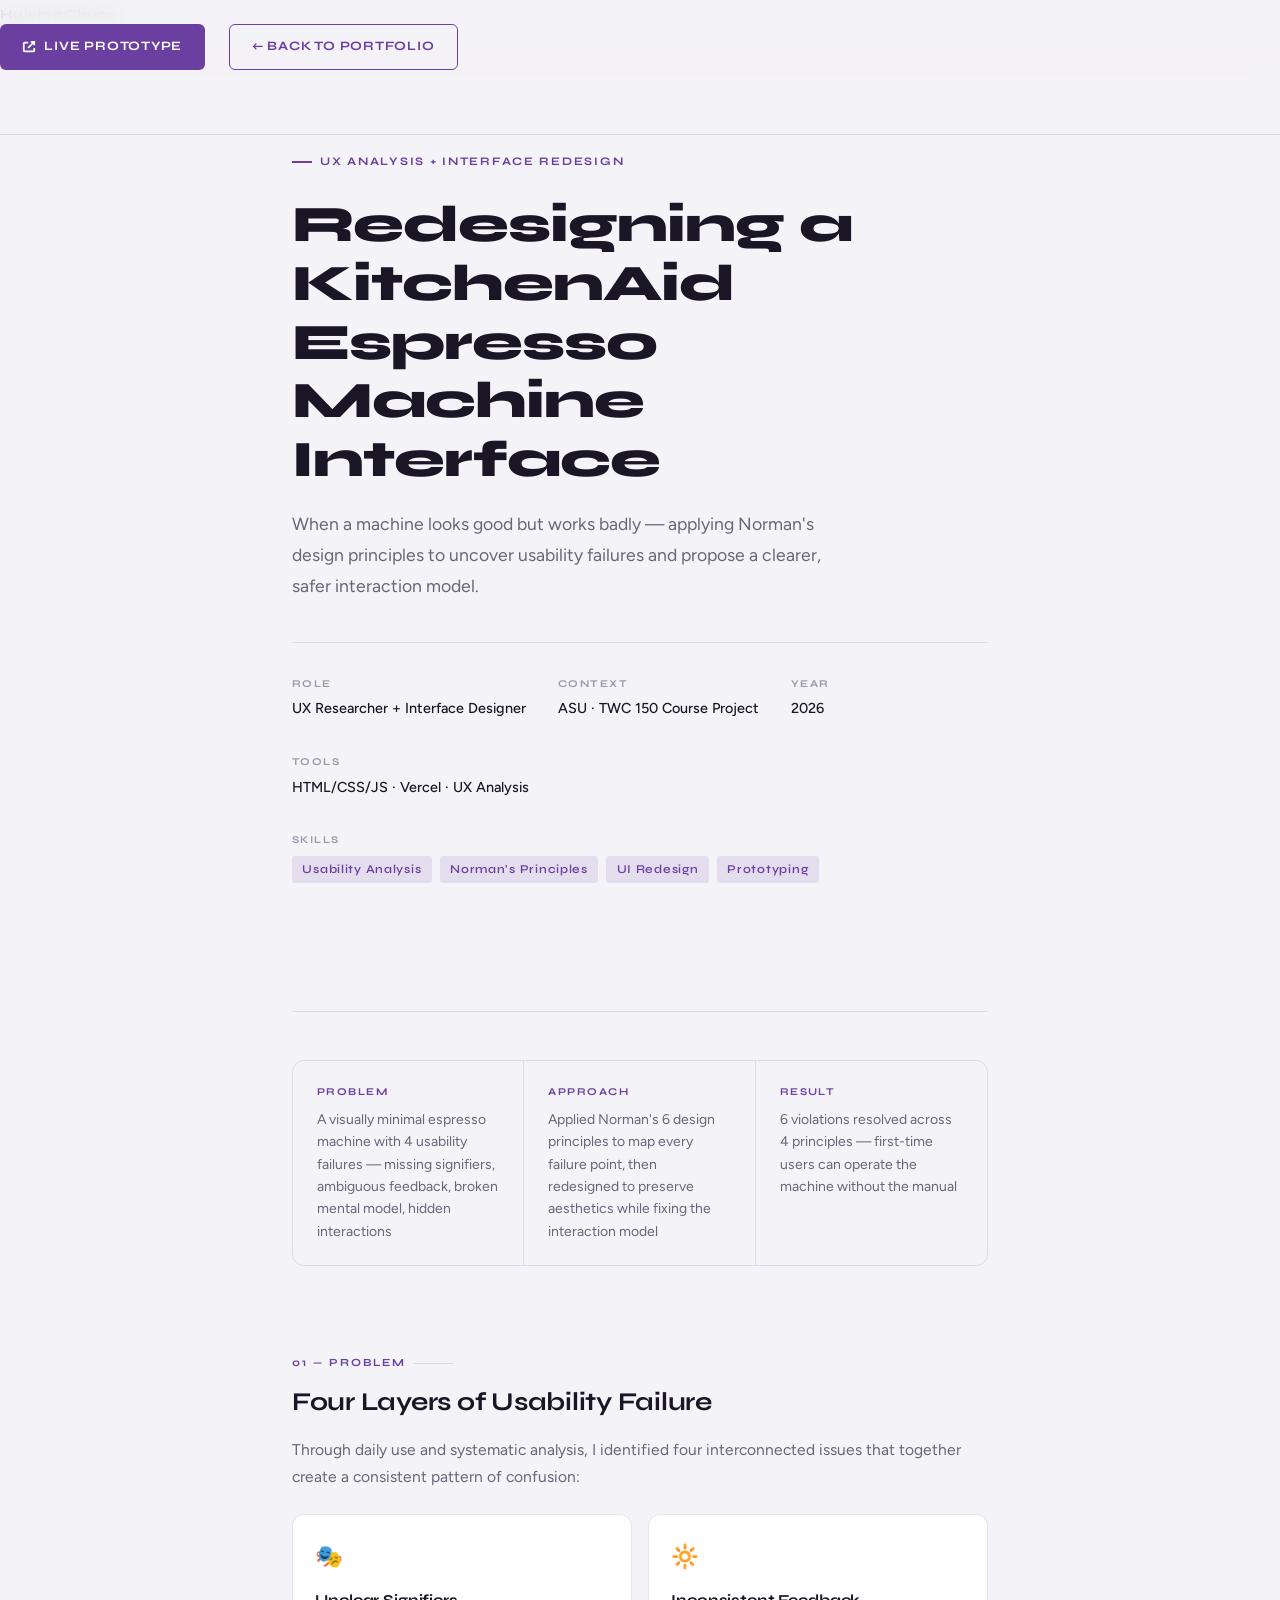
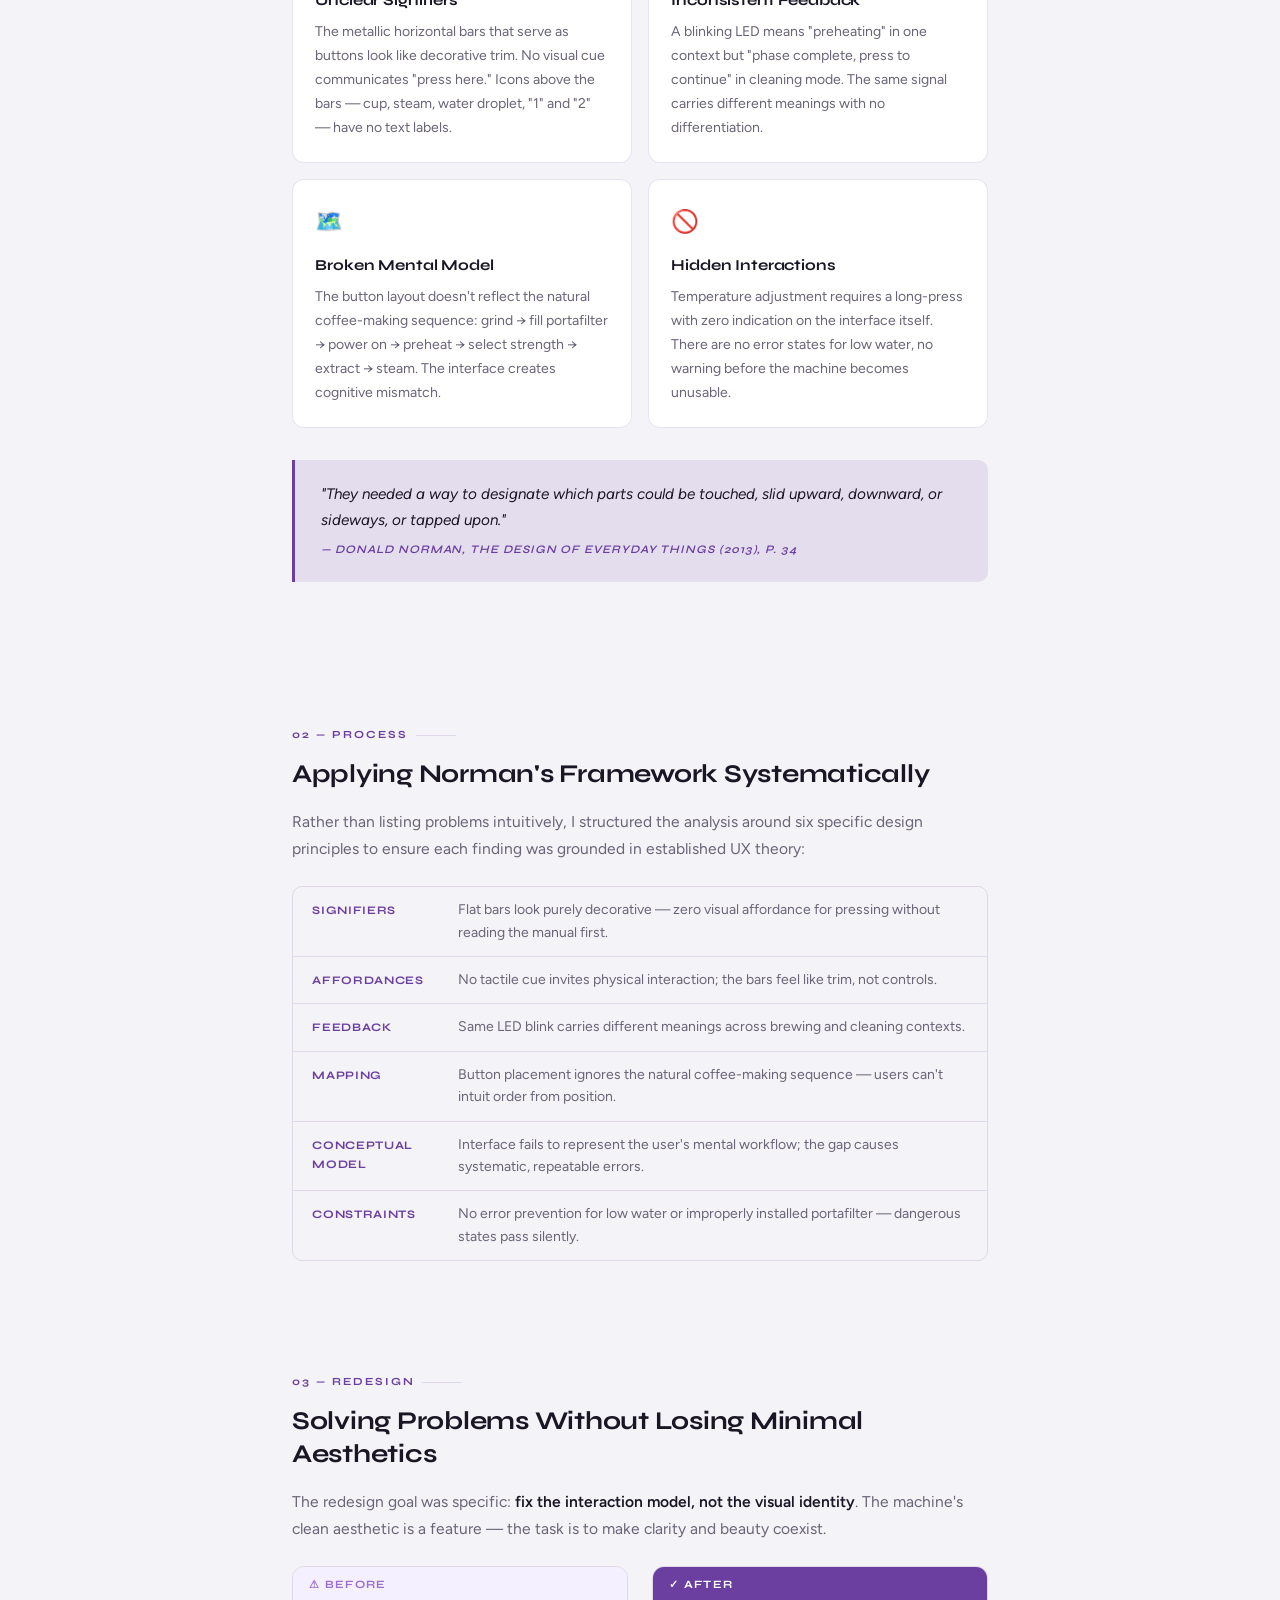
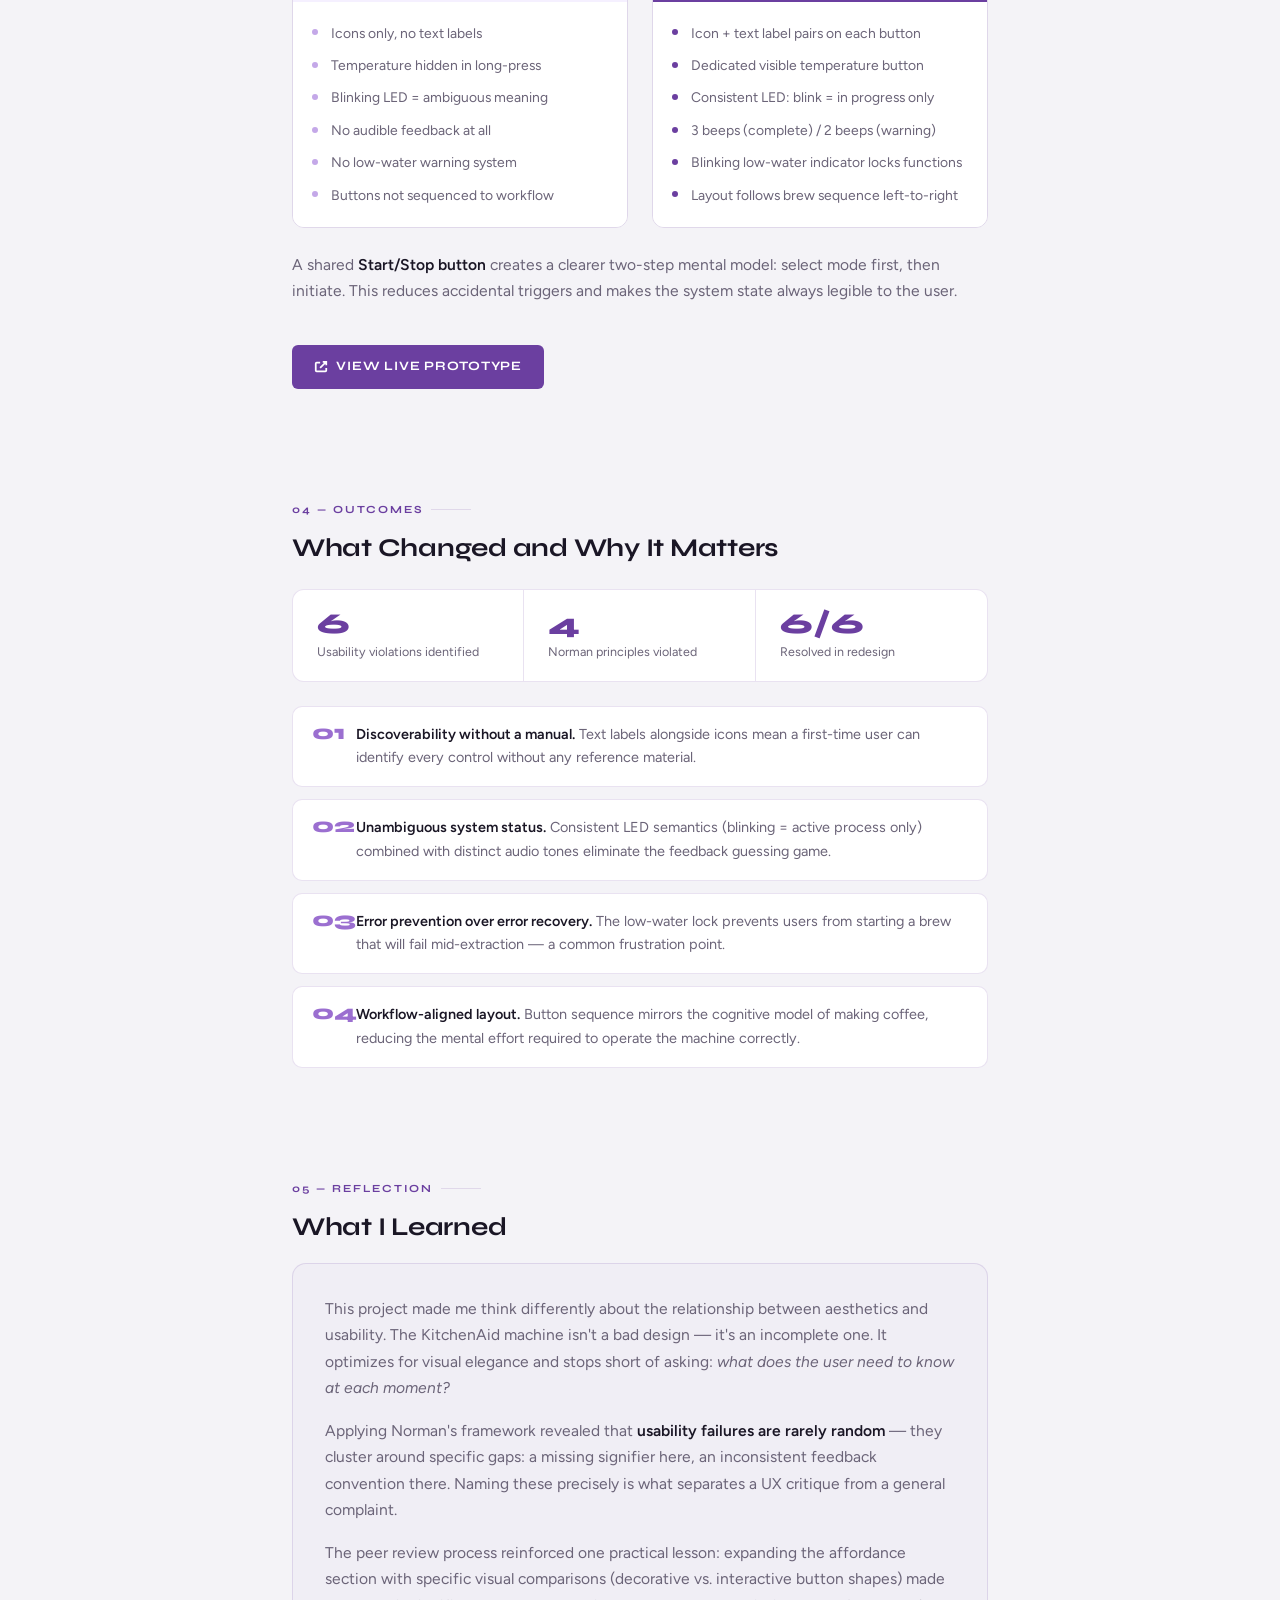
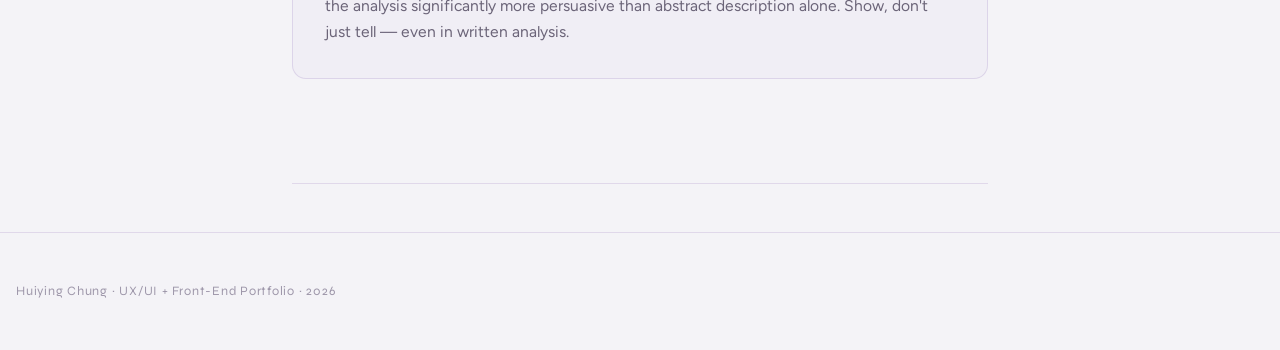
<file: coffeemaker-ui.html>
<!DOCTYPE html>
<html lang="en">
<head>
  <meta charset="UTF-8" />
  <meta name="viewport" content="width=device-width, initial-scale=1.0" />
  <title>Case Study — KitchenAid Espresso Machine Redesign</title>
  <link rel="icon" href="favicon.svg" type="image/svg+xml" />
  <link href="https://fonts.googleapis.com/css2?family=Syne:wght@400;500;600;700;800&family=Figtree:ital,wght@0,300;0,400;0,500;0,600;1,300;1,400&display=swap" rel="stylesheet" />
  <link rel="stylesheet" href="css/shared.css" />
  <link rel="stylesheet" href="css/coffeemaker-ui.css" />
  <script>
    (function(){var t=localStorage.getItem('theme');if(t)document.documentElement.setAttribute('data-theme',t);})();
  </script>
</head>
<body>

  <!-- Nav -->
  <nav aria-label="Site navigation">
    <a href="index.html" class="nav-logo">Huiying Chung</a>
    <div class="nav-controls">
      <a class="nav-back" href="index.html#work">
        <svg viewBox="0 0 16 16" fill="none" stroke="currentColor" stroke-width="2">
          <path d="M10 3L5 8l5 5"/>
        </svg>
        All Work
      </a>
      <button class="theme-btn" id="themeBtn" aria-label="Toggle theme">
        <svg class="icon-moon" viewBox="0 0 16 16" fill="currentColor" aria-hidden="true"><path d="M6 .278a.768.768 0 0 1 .08.858 7.208 7.208 0 0 0-.878 3.46c0 4.021 3.278 7.277 7.318 7.277.527 0 1.04-.055 1.533-.16a.787.787 0 0 1 .81.316.733.733 0 0 1-.031.893A8.349 8.349 0 0 1 8.344 16C3.734 16 0 12.286 0 7.71 0 4.266 2.114 1.312 5.124.06A.752.752 0 0 1 6 .278z"/></svg>
        <svg class="icon-sun" viewBox="0 0 16 16" fill="currentColor" aria-hidden="true"><path d="M8 12a4 4 0 1 0 0-8 4 4 0 0 0 0 8zM8 0a.5.5 0 0 1 .5.5v2a.5.5 0 0 1-1 0v-2A.5.5 0 0 1 8 0zm0 13a.5.5 0 0 1 .5.5v2a.5.5 0 0 1-1 0v-2A.5.5 0 0 1 8 13zm8-5a.5.5 0 0 1-.5.5h-2a.5.5 0 0 1 0-1h2a.5.5 0 0 1 .5.5zM3 8a.5.5 0 0 1-.5.5h-2a.5.5 0 0 1 0-1h2A.5.5 0 0 1 3 8zm10.657-5.657a.5.5 0 0 1 0 .707l-1.414 1.415a.5.5 0 1 1-.707-.708l1.414-1.414a.5.5 0 0 1 .707 0zm-9.193 9.193a.5.5 0 0 1 0 .707L3.05 13.657a.5.5 0 0 1-.707-.707l1.414-1.414a.5.5 0 0 1 .707 0zm9.193 2.121a.5.5 0 0 1-.707 0l-1.414-1.414a.5.5 0 0 1 .707-.707l1.414 1.414a.5.5 0 0 1 0 .707zM4.464 4.465a.5.5 0 0 1-.707 0L2.343 3.05a.5.5 0 1 1 .707-.707l1.414 1.414a.5.5 0 0 1 0 .708z"/></svg>
      </button>
    </div>
  </nav>

  <!-- Hero -->
  <header class="hero fade-in">
    <p class="hero-label">UX Analysis + Interface Redesign</p>
    <h1>Redesigning a KitchenAid Espresso Machine Interface</h1>
    <p class="hero-sub">
      When a machine looks good but works badly — applying Norman's design principles
      to uncover usability failures and propose a clearer, safer interaction model.
    </p>
    <dl class="hero-meta">
      <div class="meta-item">
        <dt class="meta-label">Role</dt>
        <dd class="meta-value">UX Researcher + Interface Designer</dd>
      </div>
      <div class="meta-item">
        <dt class="meta-label">Context</dt>
        <dd class="meta-value">ASU · TWC 150 Course Project</dd>
      </div>
      <div class="meta-item">
        <dt class="meta-label">Year</dt>
        <dd class="meta-value">2026</dd>
      </div>
      <div class="meta-item">
        <dt class="meta-label">Tools</dt>
        <dd class="meta-value">HTML/CSS/JS · Vercel · UX Analysis</dd>
      </div>
      <div class="meta-item">
        <dt class="meta-label">Skills</dt>
        <dd>
          <ul class="tags" style="margin-top:0.2rem">
            <li class="tag">Usability Analysis</li>
            <li class="tag">Norman's Principles</li>
            <li class="tag">UI Redesign</li>
            <li class="tag">Prototyping</li>
          </ul>
        </dd>
      </div>
    </dl>
  </header>

  <!-- Content -->
  <main class="container">

    <hr class="divider" />

    <!-- TL;DR -->
    <dl class="tldr-strip fade-in">
      <div class="tldr-item">
        <dt class="tldr-label">Problem</dt>
        <dd class="tldr-text">A visually minimal espresso machine with 4 usability failures — missing signifiers, ambiguous feedback, broken mental model, hidden interactions</dd>
      </div>
      <div class="tldr-item">
        <dt class="tldr-label">Approach</dt>
        <dd class="tldr-text">Applied Norman's 6 design principles to map every failure point, then redesigned to preserve aesthetics while fixing the interaction model</dd>
      </div>
      <div class="tldr-item">
        <dt class="tldr-label">Result</dt>
        <dd class="tldr-text">6 violations resolved across 4 principles — first-time users can operate the machine without the manual</dd>
      </div>
    </dl>

    <!-- Problem -->
    <section class="fade-in">
      <p class="section-eyebrow">01 — Problem</p>
      <h2>Four Layers of Usability Failure</h2>
      <p>
        Through daily use and systematic analysis, I identified four interconnected issues
        that together create a consistent pattern of confusion:
      </p>

      <div class="problem-grid">
        <article class="problem-card">
          <span class="problem-icon">🎭</span>
          <h3>Unclear Signifiers</h3>
          <p>The metallic horizontal bars that serve as buttons look like decorative trim. No visual cue communicates "press here." Icons above the bars — cup, steam, water droplet, "1" and "2" — have no text labels.</p>
        </article>
        <article class="problem-card">
          <span class="problem-icon">🔆</span>
          <h3>Inconsistent Feedback</h3>
          <p>A blinking LED means "preheating" in one context but "phase complete, press to continue" in cleaning mode. The same signal carries different meanings with no differentiation.</p>
        </article>
        <article class="problem-card">
          <span class="problem-icon">🗺️</span>
          <h3>Broken Mental Model</h3>
          <p>The button layout doesn't reflect the natural coffee-making sequence: grind → fill portafilter → power on → preheat → select strength → extract → steam. The interface creates cognitive mismatch.</p>
        </article>
        <article class="problem-card">
          <span class="problem-icon">🚫</span>
          <h3>Hidden Interactions</h3>
          <p>Temperature adjustment requires a long-press with zero indication on the interface itself. There are no error states for low water, no warning before the machine becomes unusable.</p>
        </article>
      </div>

      <blockquote class="quote-block" style="margin-top: 2rem;">
        <p>"They needed a way to designate which parts could be touched, slid upward, downward, or sideways, or tapped upon."</p>
        <cite class="quote-source">— Donald Norman, The Design of Everyday Things (2013), p. 34</cite>
      </blockquote>
    </section>

    <!-- Process -->
    <section class="fade-in">
      <p class="section-eyebrow">02 — Process</p>
      <h2>Applying Norman's Framework Systematically</h2>
      <p>
        Rather than listing problems intuitively, I structured the analysis around six
        specific design principles to ensure each finding was grounded in established
        UX theory:
      </p>

      <dl class="principle-compact">
        <div class="pc-row">
          <dt class="pc-name">Signifiers</dt>
          <dd class="pc-desc">Flat bars look purely decorative — zero visual affordance for pressing without reading the manual first.</dd>
        </div>
        <div class="pc-row">
          <dt class="pc-name">Affordances</dt>
          <dd class="pc-desc">No tactile cue invites physical interaction; the bars feel like trim, not controls.</dd>
        </div>
        <div class="pc-row">
          <dt class="pc-name">Feedback</dt>
          <dd class="pc-desc">Same LED blink carries different meanings across brewing and cleaning contexts.</dd>
        </div>
        <div class="pc-row">
          <dt class="pc-name">Mapping</dt>
          <dd class="pc-desc">Button placement ignores the natural coffee-making sequence — users can't intuit order from position.</dd>
        </div>
        <div class="pc-row">
          <dt class="pc-name">Conceptual Model</dt>
          <dd class="pc-desc">Interface fails to represent the user's mental workflow; the gap causes systematic, repeatable errors.</dd>
        </div>
        <div class="pc-row">
          <dt class="pc-name">Constraints</dt>
          <dd class="pc-desc">No error prevention for low water or improperly installed portafilter — dangerous states pass silently.</dd>
        </div>
      </dl>


    </section>

    <!-- Redesign -->
    <section class="fade-in">
      <p class="section-eyebrow">03 — Redesign</p>
      <h2>Solving Problems Without Losing Minimal Aesthetics</h2>
      <p>
        The redesign goal was specific: <strong>fix the interaction model, not the visual identity</strong>.
        The machine's clean aesthetic is a feature — the task is to make clarity and
        beauty coexist.
      </p>

      <div class="before-after">
        <figure class="ba-card">
          <figcaption class="ba-label before">⚠ Before</figcaption>
          <div class="ba-body">
            <ul>
              <li>Icons only, no text labels</li>
              <li>Temperature hidden in long-press</li>
              <li>Blinking LED = ambiguous meaning</li>
              <li>No audible feedback at all</li>
              <li>No low-water warning system</li>
              <li>Buttons not sequenced to workflow</li>
            </ul>
          </div>
        </figure>
        <figure class="ba-card">
          <figcaption class="ba-label after">✓ After</figcaption>
          <div class="ba-body">
            <ul>
              <li>Icon + text label pairs on each button</li>
              <li>Dedicated visible temperature button</li>
              <li>Consistent LED: blink = in progress only</li>
              <li>3 beeps (complete) / 2 beeps (warning)</li>
              <li>Blinking low-water indicator locks functions</li>
              <li>Layout follows brew sequence left-to-right</li>
            </ul>
          </div>
        </figure>
      </div>

      <p style="margin-top: 1.5rem;">
        A shared <strong>Start/Stop button</strong> creates a clearer two-step mental model:
        select mode first, then initiate. This reduces accidental triggers and makes the
        system state always legible to the user.
      </p>

      <a class="btn-link" href="https://coffee-maker-ui-redesign.vercel.app/" target="_blank">
        <svg viewBox="0 0 16 16" fill="none" stroke="currentColor" stroke-width="2">
          <path d="M7 3H3a1 1 0 0 0-1 1v8a1 1 0 0 0 1 1h10a1 1 0 0 0 1-1V9M10 2h4v4M14 2 7 9"/>
        </svg>
        View Live Prototype
      </a>
    </section>

    <!-- Outcomes -->
    <section class="fade-in">
      <p class="section-eyebrow">04 — Outcomes</p>
      <h2>What Changed and Why It Matters</h2>

      <dl class="stat-strip">
        <div class="stat-item">
          <dt class="stat-num">6</dt>
          <dd class="stat-label">Usability violations identified</dd>
        </div>
        <div class="stat-item">
          <dt class="stat-num">4</dt>
          <dd class="stat-label">Norman principles violated</dd>
        </div>
        <div class="stat-item">
          <dt class="stat-num">6/6</dt>
          <dd class="stat-label">Resolved in redesign</dd>
        </div>
      </dl>

      <ol class="outcome-list">
        <li class="outcome-item">
          <span class="outcome-num">01</span>
          <p class="outcome-text">
            <strong>Discoverability without a manual.</strong> Text labels alongside icons mean a first-time user can identify every control without any reference material.
          </p>
        </li>
        <li class="outcome-item">
          <span class="outcome-num">02</span>
          <p class="outcome-text">
            <strong>Unambiguous system status.</strong> Consistent LED semantics (blinking = active process only) combined with distinct audio tones eliminate the feedback guessing game.
          </p>
        </li>
        <li class="outcome-item">
          <span class="outcome-num">03</span>
          <p class="outcome-text">
            <strong>Error prevention over error recovery.</strong> The low-water lock prevents users from starting a brew that will fail mid-extraction — a common frustration point.
          </p>
        </li>
        <li class="outcome-item">
          <span class="outcome-num">04</span>
          <p class="outcome-text">
            <strong>Workflow-aligned layout.</strong> Button sequence mirrors the cognitive model of making coffee, reducing the mental effort required to operate the machine correctly.
          </p>
        </li>
      </ol>
    </section>

    <!-- Reflection -->
    <section class="fade-in">
      <p class="section-eyebrow">05 — Reflection</p>
      <h2>What I Learned</h2>
      <aside class="reflection-box">
        <p>
          This project made me think differently about the relationship between aesthetics
          and usability. The KitchenAid machine isn't a bad design — it's an incomplete one.
          It optimizes for visual elegance and stops short of asking: <em>what does the user
          need to know at each moment?</em>
        </p>
        <p>
          Applying Norman's framework revealed that <strong>usability failures are rarely
          random</strong> — they cluster around specific gaps: a missing signifier here,
          an inconsistent feedback convention there. Naming these precisely is what separates
          a UX critique from a general complaint.
        </p>
        <p>
          The peer review process reinforced one practical lesson: expanding the affordance
          section with specific visual comparisons (decorative vs. interactive button shapes)
          made the analysis significantly more persuasive than abstract description alone.
          Show, don't just tell — even in written analysis.
        </p>
      </aside>
    </section>

    <hr class="divider" />

    <!-- Nav Buttons -->
    <nav class="case-links" aria-label="Case study links">
      <a class="btn-link" href="https://coffee-maker-ui-redesign.vercel.app/" target="_blank">
        <svg viewBox="0 0 16 16" fill="none" stroke="currentColor" stroke-width="2">
          <path d="M7 3H3a1 1 0 0 0-1 1v8a1 1 0 0 0 1 1h10a1 1 0 0 0 1-1V9M10 2h4v4M14 2 7 9"/>
        </svg>
        Live Prototype
      </a>
      <a class="btn-link ghost" href="index.html#work">← Back to Portfolio</a>
    </nav>

  </main>

  <footer>Huiying Chung · UX/UI + Front-End Portfolio · 2026</footer>

  <script src="js/coffeemaker-ui.js"></script>
  <script src="js/theme-toggle.js"></script>
</body>
</html>
</file>
<file: css/shared.css>
/* ─────────────────────────────────────────────────────────────────────────────
   shared.css — Common baseline for all case study pages
   Each case study links this BEFORE its own CSS file.
   ───────────────────────────────────────────────────────────────────────────── */

/* ── Reset ── */
*, *::before, *::after { box-sizing: border-box; margin: 0; padding: 0; }
dt, dd { margin: 0; }

html { scroll-behavior: smooth; }

body {
  font-family: 'Figtree', sans-serif;
  line-height: 1.7;
  -webkit-font-smoothing: antialiased;
  transition: background 0.3s, color 0.3s;
}

img { display: block; max-width: 100%; }
a { color: inherit; text-decoration: none; }

/* ── Nav ── */
nav {
  position: fixed;
  top: 0; left: 0; right: 0;
  z-index: 100;
  border-bottom: 1px solid var(--border);
  background: var(--nav-bg);
  backdrop-filter: blur(12px);
  -webkit-backdrop-filter: blur(12px);
}

.nav-inner {
  display: flex;
  align-items: center;
  justify-content: space-between;
  padding: 0 2.5rem;
  height: 64px;
}

/* ── Nav logo ── */
.nav-logo {
  font-family: 'Syne', sans-serif;
  font-size: 0.875rem;
  font-weight: 700;
  letter-spacing: 0.02em;
  color: inherit;
  text-decoration: none;
  flex-shrink: 0;
}
.nav-logo:hover { opacity: 0.7; }

/* ── Nav links ── */
.nav-links {
  display: flex;
  align-items: center;
  gap: 1.75rem;
  list-style: none;
}
.nav-links a {
  font-size: 0.875rem;
  font-weight: 400;
  color: var(--text-muted, #6A6478);
  letter-spacing: 0.02em;
  transition: color 0.2s;
}
.nav-links a:hover { color: var(--accent, #6B3FA0); }

/* ── Résumé button in nav ── */
.nav-resume {
  color: var(--accent, #6B3FA0) !important;
  border: 1px solid var(--accent, #6B3FA0);
  padding: 0.25rem 0.65rem;
  border-radius: 4px;
  transition: background 0.2s, color 0.2s !important;
}
.nav-resume:hover {
  background: var(--accent, #6B3FA0);
  color: var(--bg, #fff) !important;
}

/* ── Nav back link (← All Work) — hidden on desktop, shown on mobile ── */
.nav-back {
  display: none;
  align-items: center;
  gap: 0.4rem;
  font-size: 0.8rem;
  font-weight: 500;
  color: var(--text-muted, #6A6478);
  letter-spacing: 0.02em;
  transition: color 0.2s;
}
.nav-back svg { width: 14px; height: 14px; }
.nav-back:hover { color: var(--accent, #6B3FA0); }

/* ── Mobile: hide nav-links, show nav-back ── */
@media (max-width: 768px) {
  .nav-inner { padding: 0 1.25rem; }
  .nav-links  { display: none; }
  .nav-back   { display: flex; }
}

/* ── Animations ── */
@keyframes fadeUp {
  from { opacity: 0; transform: translateY(24px); }
  to   { opacity: 1; transform: translateY(0); }
}
@keyframes fadeIn {
  from { opacity: 0; }
  to   { opacity: 1; }
}

/* ── Scroll reveal ── */
.fade-in {
  opacity: 0;
  transform: translateY(20px);
  transition: opacity 0.6s ease, transform 0.6s ease;
}
.fade-in.visible { opacity: 1; transform: translateY(0); }

.reveal {
  opacity: 0;
  transform: translateY(24px);
  transition: opacity 0.65s ease, transform 0.65s ease;
}
.reveal.visible { opacity: 1; transform: translateY(0); }

/* ── Theme toggle button ── */
.theme-btn {
  width: 34px;
  height: 34px;
  border-radius: 50%;
  border: 1px solid var(--border);
  background: transparent;
  color: var(--text-muted, #6A6478);
  cursor: pointer;
  display: flex;
  align-items: center;
  justify-content: center;
  flex-shrink: 0;
  transition: border-color 0.2s, color 0.2s;
}
.theme-btn:hover { border-color: var(--accent, #6B3FA0); color: var(--text, #18161F); }
.theme-btn svg { width: 14px; height: 14px; fill: currentColor; }

/* Show moon in light mode, sun in dark mode */
.theme-btn .icon-sun  { display: none; }
.theme-btn .icon-moon { display: block; }
[data-theme="dark"]  .theme-btn .icon-sun  { display: block; }
[data-theme="dark"]  .theme-btn .icon-moon { display: none; }
/* South Trail defaults to dark, so light mode shows moon */
[data-theme="light"] .theme-btn .icon-sun  { display: none; }
[data-theme="light"] .theme-btn .icon-moon { display: block; }

/* ── TL;DR Strip (shared across case studies) ── */
.tldr-strip {
  display: grid;
  grid-template-columns: repeat(3, 1fr);
  border: 1px solid var(--border);
  border-radius: 12px;
  overflow: hidden;
  margin: 2rem 0;
}
.tldr-item {
  padding: 1.4rem 1.5rem;
  border-right: 1px solid var(--border);
}
.tldr-item:last-child { border-right: none; }
.tldr-label {
  font-family: 'Syne', sans-serif;
  font-size: 0.65rem; font-weight: 700;
  letter-spacing: 0.14em; text-transform: uppercase;
  color: var(--accent); margin-bottom: 0.5rem;
}
.tldr-text { font-size: 0.875rem; color: var(--text-muted); line-height: 1.6; }
@media (max-width: 600px) {
  .tldr-strip { grid-template-columns: 1fr; }
  .tldr-item { border-right: none; border-bottom: 1px solid var(--border); }
  .tldr-item:last-child { border-bottom: none; }
}

/* ── Footer (shared across case studies) ── */
footer {
  border-top: 1px solid var(--border);
  padding: 1.5rem 2.5rem;
  display: flex;
  justify-content: space-between;
  align-items: center;
  flex-wrap: wrap;
  gap: 0.75rem;
  font-size: 0.8rem;
  color: var(--text-muted);
}
footer a:hover { opacity: 0.7; }
footer small { font-size: inherit; }

/* ── Deep Dive expandable (shared across case studies) ── */
.deep-dive {
  margin-top: 1rem;
  border: 1px solid var(--border); border-radius: 10px; overflow: hidden;
}
.deep-dive summary {
  padding: 0.85rem 1.2rem;
  font-family: 'Syne', sans-serif; font-size: 0.75rem; font-weight: 700;
  letter-spacing: 0.08em; text-transform: uppercase; color: var(--accent);
  cursor: pointer; list-style: none; user-select: none;
  transition: background 0.15s;
}
.deep-dive summary::-webkit-details-marker { display: none; }
.deep-dive summary:hover { background: var(--accent-dim, rgba(107,63,160,0.08)); }
.deep-dive[open] summary { border-bottom: 1px solid var(--border); }
.deep-dive > * + * { padding: 1rem; }
</file>
<file: css/coffeemaker-ui.css>
:root {
  --accent: #6B3FA0;
  --accent-light: #9B6FD0;
  --accent-dim: rgba(107, 63, 160, 0.12);
  --bg: #F4F3F7;
  --bg-card: #FFFFFF;
  --bg-card2: #F0EEF5;
  --text: #1A1625;
  --text-muted: #6B6478;
  --text-light: #9E97AA;
  --border: rgba(107, 63, 160, 0.15);
  --shadow: 0 2px 20px rgba(107, 63, 160, 0.08);
  --shadow-hover: 0 8px 40px rgba(107, 63, 160, 0.18);
  --nav-bg: rgba(244, 243, 247, 0.85);
}

[data-theme="dark"] {
  --bg: #100E16;
  --bg-card: #1C1828;
  --bg-card2: #221E30;
  --text: #EDE9F5;
  --text-muted: #A89DBF;
  --text-light: #5C5474;
  --border: rgba(107, 63, 160, 0.25);
  --shadow: 0 2px 20px rgba(0,0,0,0.3);
  --shadow-hover: 0 8px 40px rgba(107, 63, 160, 0.25);
  --nav-bg: rgba(16, 14, 22, 0.92);
}

body {
  background: var(--bg);
  color: var(--text);
}

/* ── Nav ── (visual styles in shared.css) ── */

/* ── Layout ── */
.container { max-width: 760px; margin: 0 auto; padding: 0 2rem; }
.container-wide { max-width: 1000px; margin: 0 auto; padding: 0 2rem; }

/* ── Hero ── */
.hero {
  padding: 9rem 2rem 5rem;
  max-width: 760px; margin: 0 auto;
}
.hero-label {
  display: inline-flex; align-items: center; gap: 0.5rem;
  font-family: 'Syne', sans-serif; font-size: 0.72rem; font-weight: 700;
  letter-spacing: 0.15em; text-transform: uppercase;
  color: var(--accent); margin-bottom: 1.5rem;
}
.hero-label::before {
  content: '';
  display: block; width: 20px; height: 2px; background: var(--accent);
}
.hero h1 {
  font-family: 'Syne', sans-serif; font-size: clamp(2rem, 5vw, 3.2rem);
  font-weight: 800; line-height: 1.15; letter-spacing: -0.02em;
  color: var(--text); margin-bottom: 1.2rem;
}
.hero-sub {
  font-size: 1.1rem; color: var(--text-muted); font-weight: 400;
  max-width: 540px; margin-bottom: 2.5rem; line-height: 1.75;
}
.hero-meta {
  display: flex; flex-wrap: wrap; gap: 2rem;
  padding-top: 2rem; border-top: 1px solid var(--border);
}
.meta-item { display: flex; flex-direction: column; gap: 0.25rem; }
.meta-label {
  font-family: 'Syne', sans-serif; font-size: 0.65rem; font-weight: 700;
  letter-spacing: 0.14em; text-transform: uppercase; color: var(--text-light);
}
.meta-value { font-size: 0.9rem; font-weight: 500; color: var(--text); }

.tag {
  display: inline-block;
  padding: 0.2rem 0.65rem;
  background: var(--accent-dim); color: var(--accent);
  border-radius: 3px;
  font-size: 0.75rem; font-weight: 600; font-family: 'Syne', sans-serif;
  letter-spacing: 0.06em;
}
.tags { display: flex; flex-wrap: wrap; gap: 0.5rem; list-style: none; padding: 0; }

/* ── Divider ── */
.divider { border: none; border-top: 1px solid var(--border); margin: 3rem 0; }

/* ── Sections ── */
section { padding: 3.5rem 0; }

.section-eyebrow {
  font-family: 'Syne', sans-serif; font-size: 0.68rem; font-weight: 700;
  letter-spacing: 0.18em; text-transform: uppercase; color: var(--accent);
  margin-bottom: 0.75rem; display: flex; align-items: center; gap: 0.5rem;
}
.section-eyebrow::after {
  content: ''; flex: 1; height: 1px; background: var(--border); max-width: 40px;
}

h2 {
  font-family: 'Syne', sans-serif; font-size: 1.6rem; font-weight: 700;
  letter-spacing: -0.01em; margin-bottom: 1.2rem; line-height: 1.3;
}
h3 {
  font-family: 'Syne', sans-serif; font-size: 1.1rem; font-weight: 700;
  margin-bottom: 0.6rem; letter-spacing: -0.01em;
}
p { margin-bottom: 1rem; color: var(--text-muted); font-size: 0.975rem; }
p:last-child { margin-bottom: 0; }
strong { color: var(--text); font-weight: 600; }

/* ── Problem Cards ── */
.problem-grid {
  display: grid; grid-template-columns: 1fr 1fr; gap: 1rem; margin-top: 1.5rem;
}
@media (max-width: 600px) { .problem-grid { grid-template-columns: 1fr; } }

.problem-card {
  background: var(--bg-card); border: 1px solid var(--border);
  border-radius: 12px; padding: 1.4rem;
  transition: box-shadow 0.2s, transform 0.2s;
}
.problem-card:hover { box-shadow: var(--shadow-hover); transform: translateY(-2px); }
.problem-icon {
  font-size: 1.4rem; margin-bottom: 0.75rem;
  display: block;
}
.problem-card h3 { font-size: 0.95rem; margin-bottom: 0.4rem; }
.problem-card p { font-size: 0.88rem; margin: 0; }

/* ── Quote Block ── */
.quote-block {
  background: var(--accent-dim); border-left: 3px solid var(--accent);
  border-radius: 0 10px 10px 0; padding: 1.4rem 1.6rem; margin: 2rem 0;
}
.quote-block p {
  font-style: italic; color: var(--text); font-size: 0.95rem;
  margin-bottom: 0.4rem;
}
.quote-source {
  font-family: 'Syne', sans-serif; font-size: 0.72rem; font-weight: 600;
  letter-spacing: 0.08em; color: var(--accent); text-transform: uppercase;
  display: block;
}

/* ── Before / After ── */
.before-after {
  display: grid; grid-template-columns: 1fr 1fr; gap: 1.5rem; margin-top: 1.5rem;
}
@media (max-width: 600px) { .before-after { grid-template-columns: 1fr; } }

.ba-card {
  border-radius: 12px; overflow: hidden; border: 1px solid var(--border);
}
.ba-label {
  padding: 0.5rem 1rem;
  font-family: 'Syne', sans-serif; font-size: 0.7rem; font-weight: 700;
  letter-spacing: 0.12em; text-transform: uppercase;
  display: flex; align-items: center; gap: 0.5rem;
}
.ba-label.before { background: #F5F0FF; color: #9B6FD0; }
.ba-label.after { background: var(--accent); color: #fff; }
.ba-body {
  background: var(--bg-card); padding: 1.2rem;
}
.ba-body ul {
  list-style: none; display: flex; flex-direction: column; gap: 0.55rem;
}
.ba-body li {
  font-size: 0.87rem; color: var(--text-muted); padding-left: 1.2rem; position: relative;
}
.ba-body li::before {
  content: ''; position: absolute; left: 0; top: 0.55em;
  width: 6px; height: 6px; border-radius: 50%;
}
.ba-label.before + .ba-body li::before { background: #C4A8E8; }
.ba-label.after + .ba-body li::before { background: var(--accent); }

/* ── Principle Rows ── */
.principle-list { display: flex; flex-direction: column; gap: 1rem; margin-top: 1.5rem; }
.principle-row {
  display: grid; grid-template-columns: 140px 1fr; gap: 1rem; align-items: start;
  padding: 1.2rem; background: var(--bg-card);
  border: 1px solid var(--border); border-radius: 10px;
}
@media (max-width: 500px) { .principle-row { grid-template-columns: 1fr; } }
.principle-name {
  font-family: 'Syne', sans-serif; font-size: 0.78rem; font-weight: 700;
  letter-spacing: 0.06em; text-transform: uppercase; color: var(--accent);
  padding-top: 0.1rem;
}
.principle-desc { font-size: 0.88rem; color: var(--text-muted); line-height: 1.65; }

/* ── Outcome chips ── */
.outcome-list {
  display: flex; flex-direction: column; gap: 0.75rem; margin-top: 1.5rem;
  list-style: none; padding: 0;
}
.outcome-item {
  display: flex; align-items: flex-start; gap: 1rem;
  padding: 1rem 1.2rem; background: var(--bg-card);
  border: 1px solid var(--border); border-radius: 10px;
}
.outcome-num {
  font-family: 'Syne', sans-serif; font-size: 1.3rem; font-weight: 800;
  color: var(--accent-light); line-height: 1; flex-shrink: 0; width: 28px;
}
.outcome-text { font-size: 0.9rem; color: var(--text-muted); line-height: 1.65; }
.outcome-text strong { color: var(--text); }

/* ── Case nav links ── */
.case-links {
  padding-bottom: 4rem;
  display: flex; flex-wrap: wrap; gap: 0.75rem;
}

/* ── Link Button ── */
.btn-link {
  display: inline-flex; align-items: center; gap: 0.5rem;
  padding: 0.7rem 1.4rem;
  background: var(--accent); color: #fff; border-radius: 6px;
  font-family: 'Syne', sans-serif; font-size: 0.8rem; font-weight: 700;
  letter-spacing: 0.06em; text-transform: uppercase; text-decoration: none;
  transition: opacity 0.2s, transform 0.15s;
  margin-top: 1.5rem; margin-right: 0.75rem;
}
.btn-link:hover { opacity: 0.85; transform: translateY(-1px); }
.btn-link.ghost {
  background: transparent; color: var(--accent);
  border: 1.5px solid var(--accent);
}
.btn-link svg { width: 14px; height: 14px; }

/* ── Reflection ── */
.reflection-box {
  background: var(--bg-card2); border-radius: 14px; padding: 2rem;
  border: 1px solid var(--border);
}

/* ── Compact Principle List ── */
.principle-compact {
  display: flex; flex-direction: column;
  border: 1px solid var(--border); border-radius: 10px;
  overflow: hidden; margin-top: 1.5rem;
}
.pc-row {
  display: grid; grid-template-columns: 130px 1fr;
  gap: 1rem; padding: 0.75rem 1.2rem;
  border-bottom: 1px solid var(--border); align-items: baseline;
}
.pc-row:last-child { border-bottom: none; }
.pc-name {
  font-family: 'Syne', sans-serif; font-size: 0.72rem; font-weight: 700;
  letter-spacing: 0.06em; text-transform: uppercase; color: var(--accent);
}
.pc-desc { font-size: 0.875rem; color: var(--text-muted); line-height: 1.6; }
@media (max-width: 500px) { .pc-row { grid-template-columns: 1fr; gap: 0.25rem; } }

/* ── Stat Strip ── */
.stat-strip {
  display: grid; grid-template-columns: repeat(3, 1fr);
  border: 1px solid var(--border); border-radius: 12px;
  overflow: hidden; margin: 1.5rem 0;
  background: var(--bg-card);
}
.stat-item {
  padding: 1.25rem 1.5rem;
  border-right: 1px solid var(--border);
  display: flex; flex-direction: column; gap: 0.3rem;
}
.stat-item:last-child { border-right: none; }
.stat-num {
  font-family: 'Syne', sans-serif; font-size: 1.8rem; font-weight: 800;
  color: var(--accent); line-height: 1;
}
.stat-label { font-size: 0.78rem; color: var(--text-muted); line-height: 1.4; }
@media (max-width: 600px) {
  .stat-strip { grid-template-columns: 1fr 1fr; }
  .stat-item:nth-child(2) { border-right: none; }
  .stat-item:nth-child(3) { border-top: 1px solid var(--border); grid-column: 1 / -1; }
}

/* ── Footer ── */
footer {
  text-align: center; padding: 3rem 1rem; margin-top: 2rem;
  border-top: 1px solid var(--border);
  font-size: 0.8rem; color: var(--text-light);
  font-family: 'Syne', sans-serif; letter-spacing: 0.06em;
}
</file>
